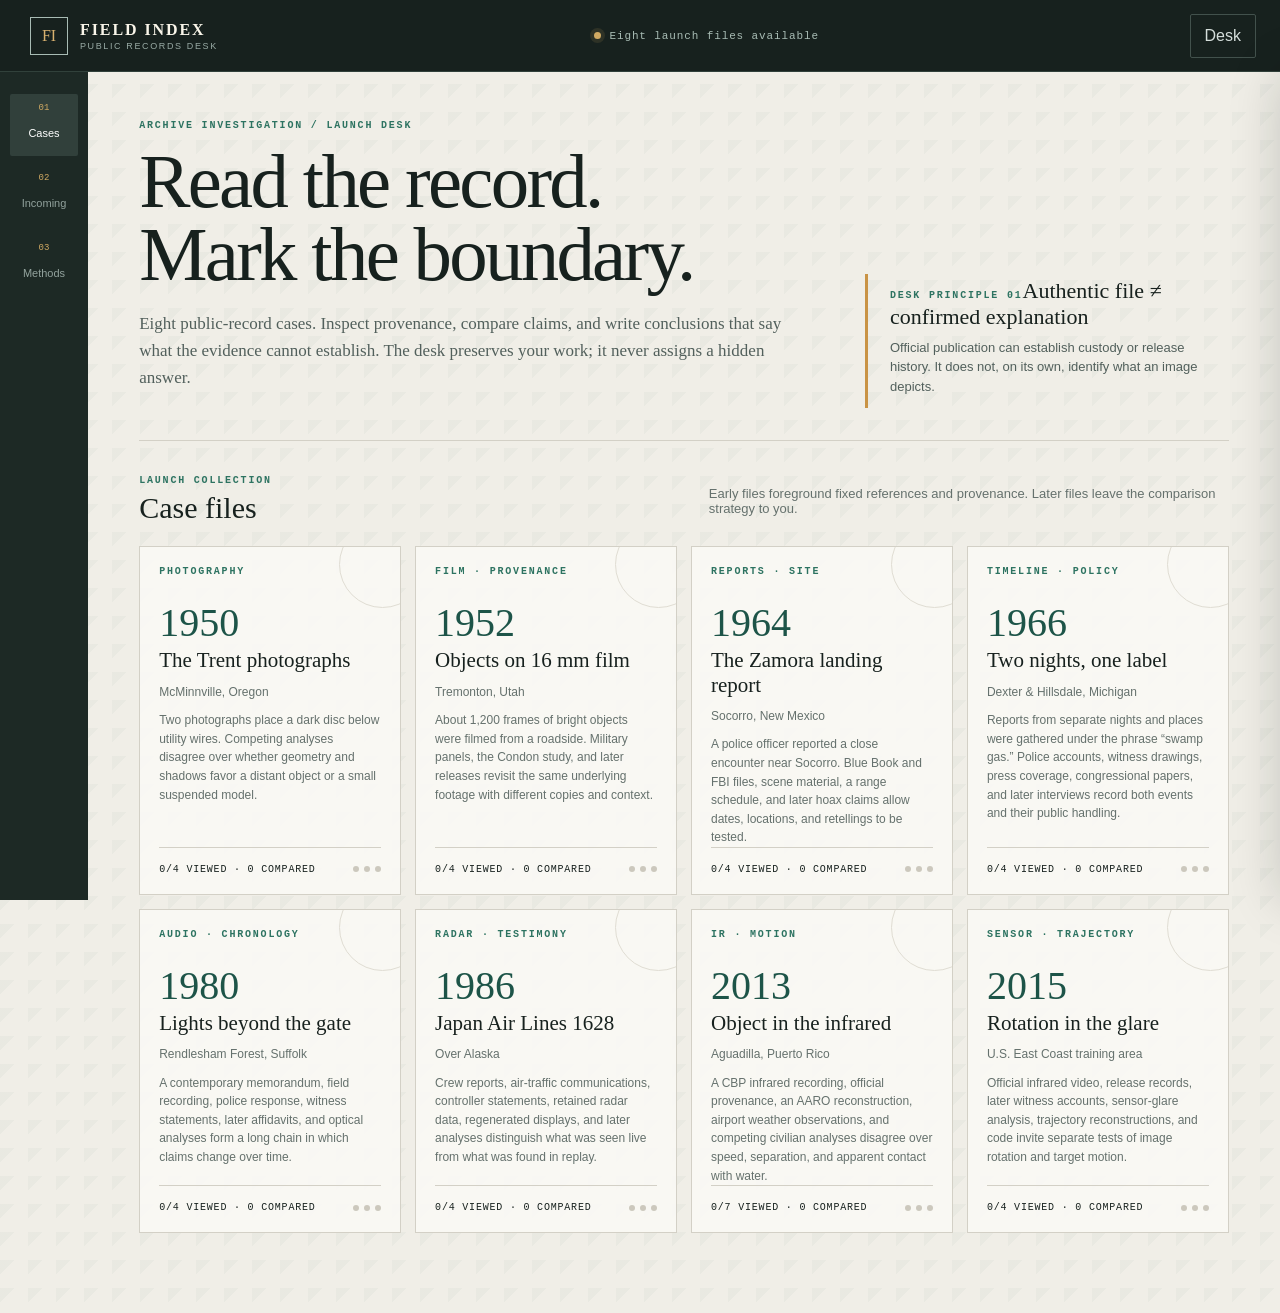
<file: index.html>
<!doctype html>
<html lang="en">
<head>
  <meta charset="utf-8">
  <meta name="viewport" content="width=device-width, initial-scale=1">
  <meta http-equiv="refresh" content="0; url=prototype/">
  <title>Field Index — UAP Archive Investigation</title>
  <script>location.replace('prototype/');</script>
</head>
<body>
  <p><a href="prototype/">Open the Field Index prototype</a></p>
</body>
</html>
</file>
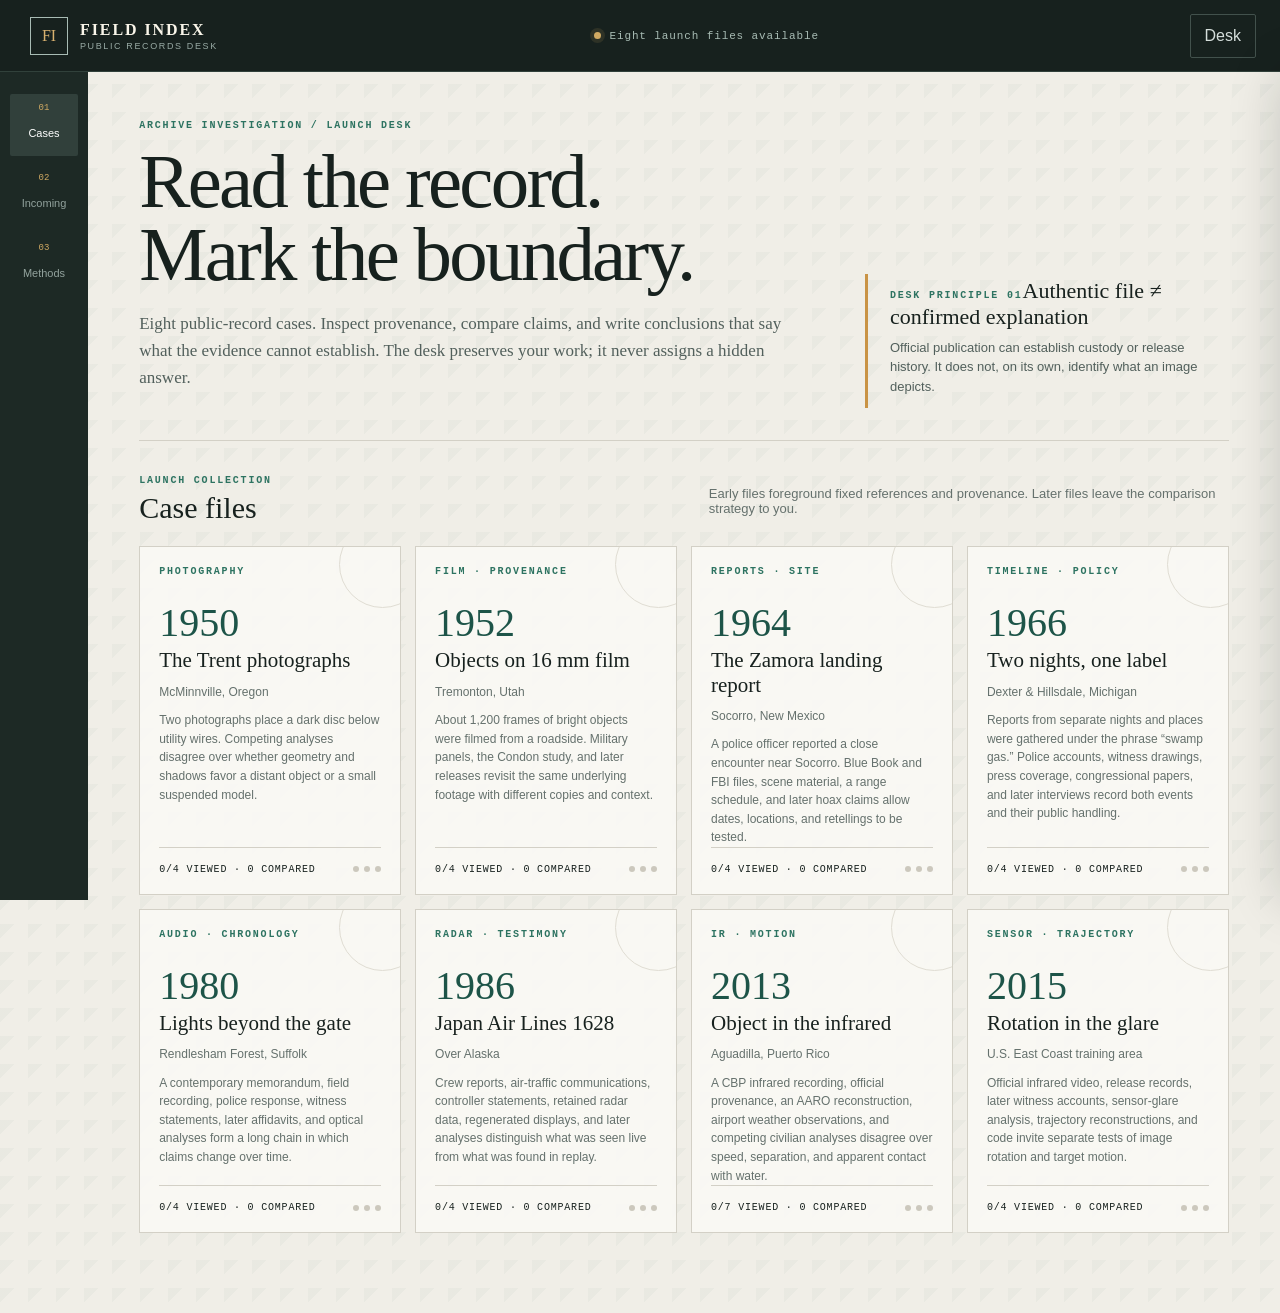
<file: prototype/index.html>
<!doctype html>
<html lang="en">
<head>
  <meta charset="utf-8">
  <meta name="viewport" content="width=device-width,initial-scale=1">
  <meta name="theme-color" content="#16221f">
  <title>Field Index — UAP Archive Investigation</title>
  <link rel="stylesheet" href="styles.css">
  <script defer src="data.js"></script>
  <script defer src="app.js"></script>
</head>
<body>
  <a class="skip" href="#main">Skip to investigation</a>
  <header class="topbar">
    <button class="brand" data-testid="home-button" aria-label="Return to case index"><span class="brand-mark">FI</span><span><b>FIELD INDEX</b><small>PUBLIC RECORDS DESK</small></span></button>
    <div class="statusline" aria-live="polite"><span class="pulse"></span><span id="statusText">Desk ready</span></div>
    <button class="icon-button" data-testid="desk-menu" aria-expanded="false" aria-controls="deskPanel">Desk</button>
  </header>
  <div class="shell">
    <nav class="rail" aria-label="Primary">
      <button data-view="index" class="rail-button active"><span>01</span>Cases</button>
      <button data-view="release" class="rail-button" data-testid="release-nav"><span>02</span>Incoming</button>
      <button data-view="methods" class="rail-button"><span>03</span>Methods</button>
    </nav>
    <main id="main" tabindex="-1"></main>
    <aside id="deskPanel" class="desk-panel" aria-label="Investigation desk">
      <div class="desk-head"><div><small>ACTIVE DESK</small><h2>Working set</h2></div><button class="close-button" data-testid="close-desk" aria-label="Close desk">×</button></div>
      <div id="deskContent"></div>
      <div class="desk-actions"><button data-testid="export-state">Export</button><label class="import-label">Import<input data-testid="import-state" type="file" accept="application/json"></label><button class="danger" data-testid="reset-state">Reset</button></div>
    </aside>
  </div>
  <div id="toast" class="toast" role="status" aria-live="polite"></div>
  <dialog id="recordDialog" aria-labelledby="recordTitle"><button class="dialog-close" data-testid="close-record" aria-label="Close record">×</button><div id="recordBody"></div></dialog>
  <dialog id="resetDialog" aria-labelledby="resetTitle"><div class="confirm"><small>DESK CONTROL</small><h2 id="resetTitle">Clear investigation history?</h2><p>This removes viewed records, comparisons, notes, conclusions, and release decisions from this browser.</p><div><button data-testid="cancel-reset">Keep history</button><button class="danger" data-testid="confirm-reset">Clear desk</button></div></div></dialog>
  <noscript>This prototype requires JavaScript enabled.</noscript>
</body>
</html>
</file>
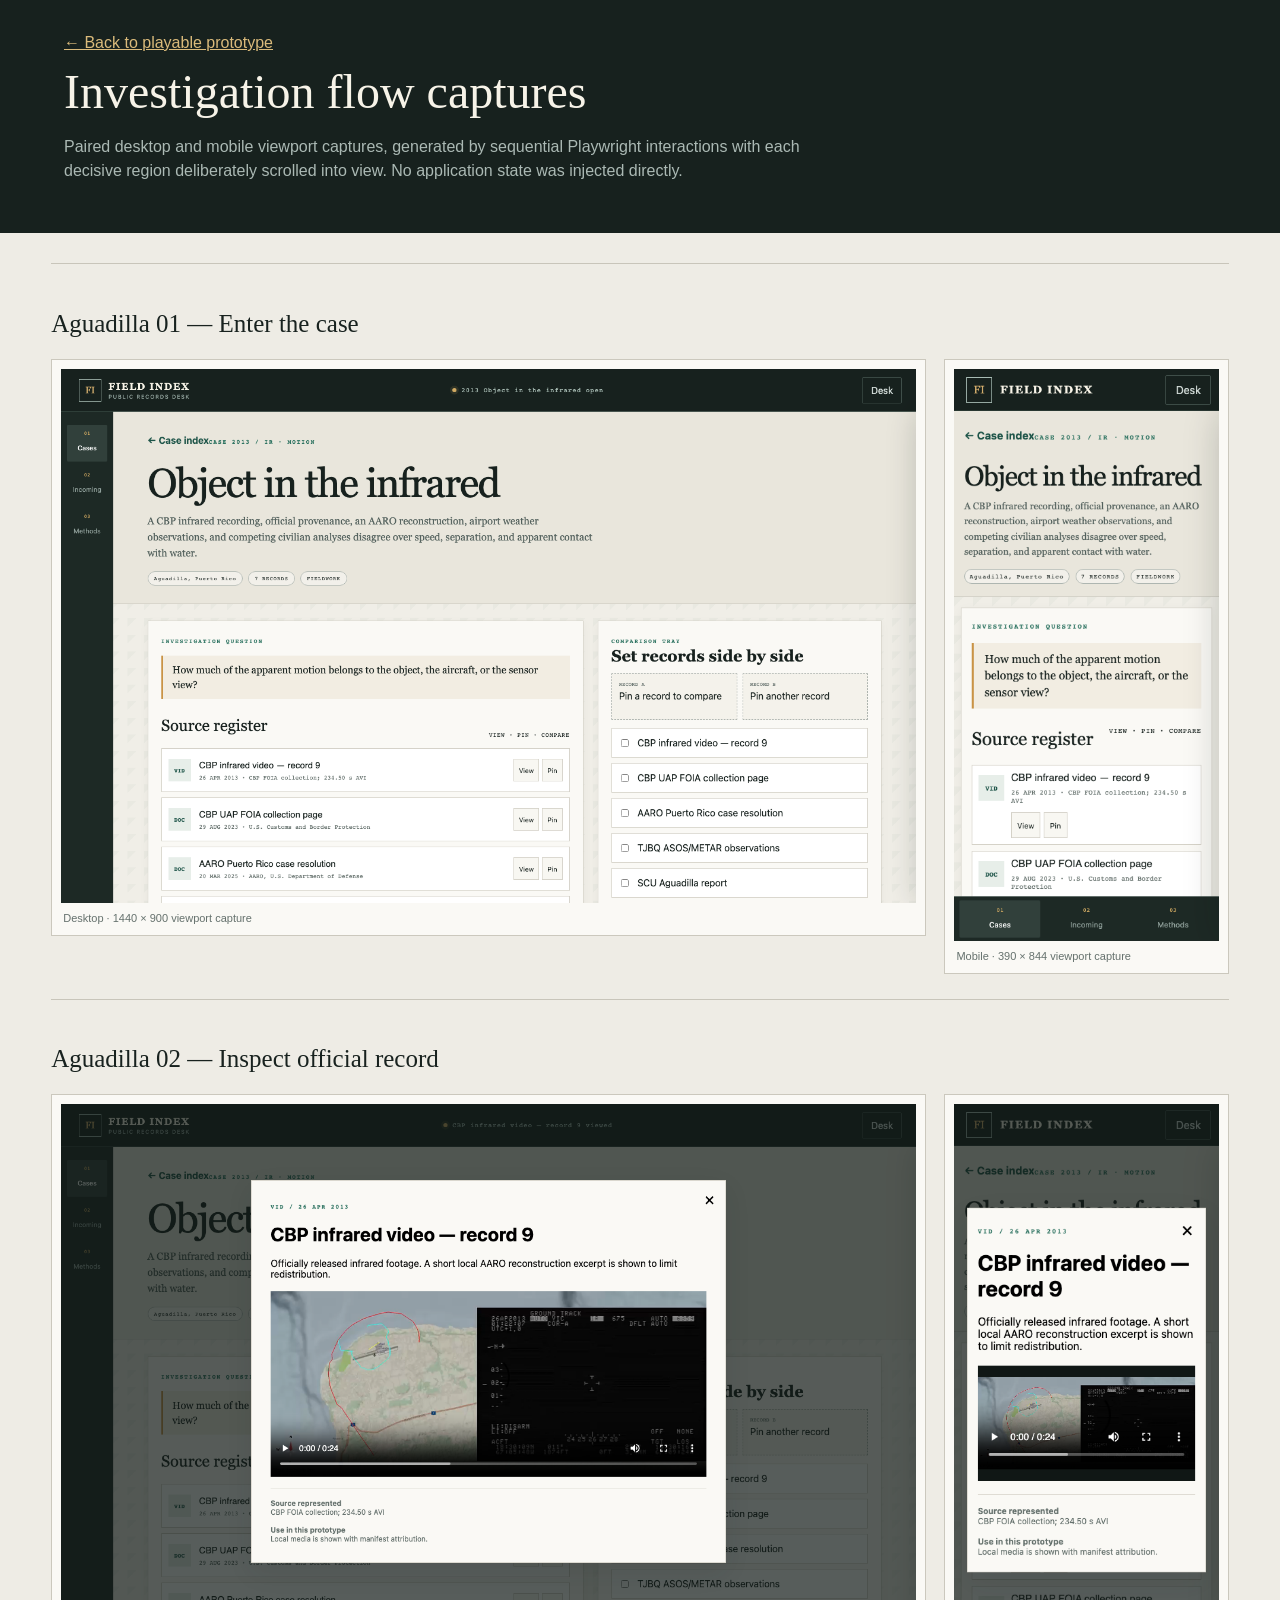
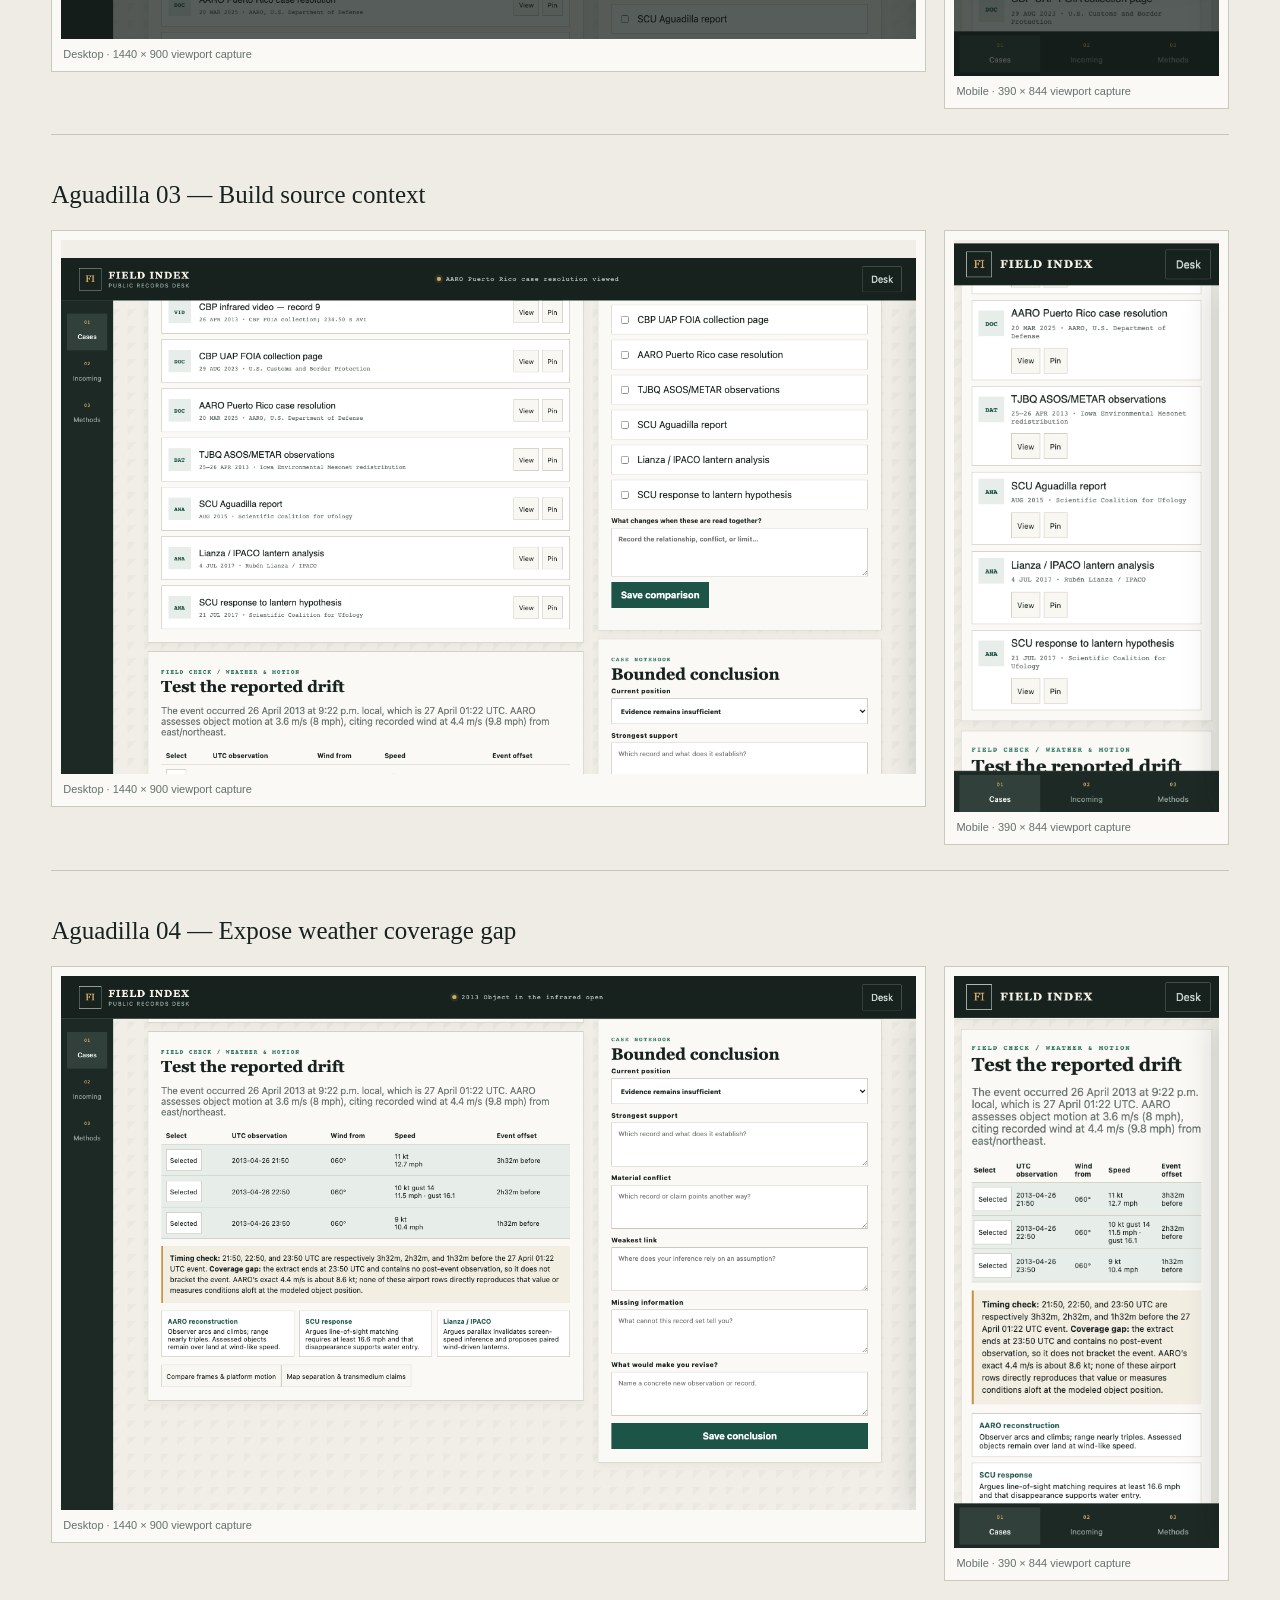
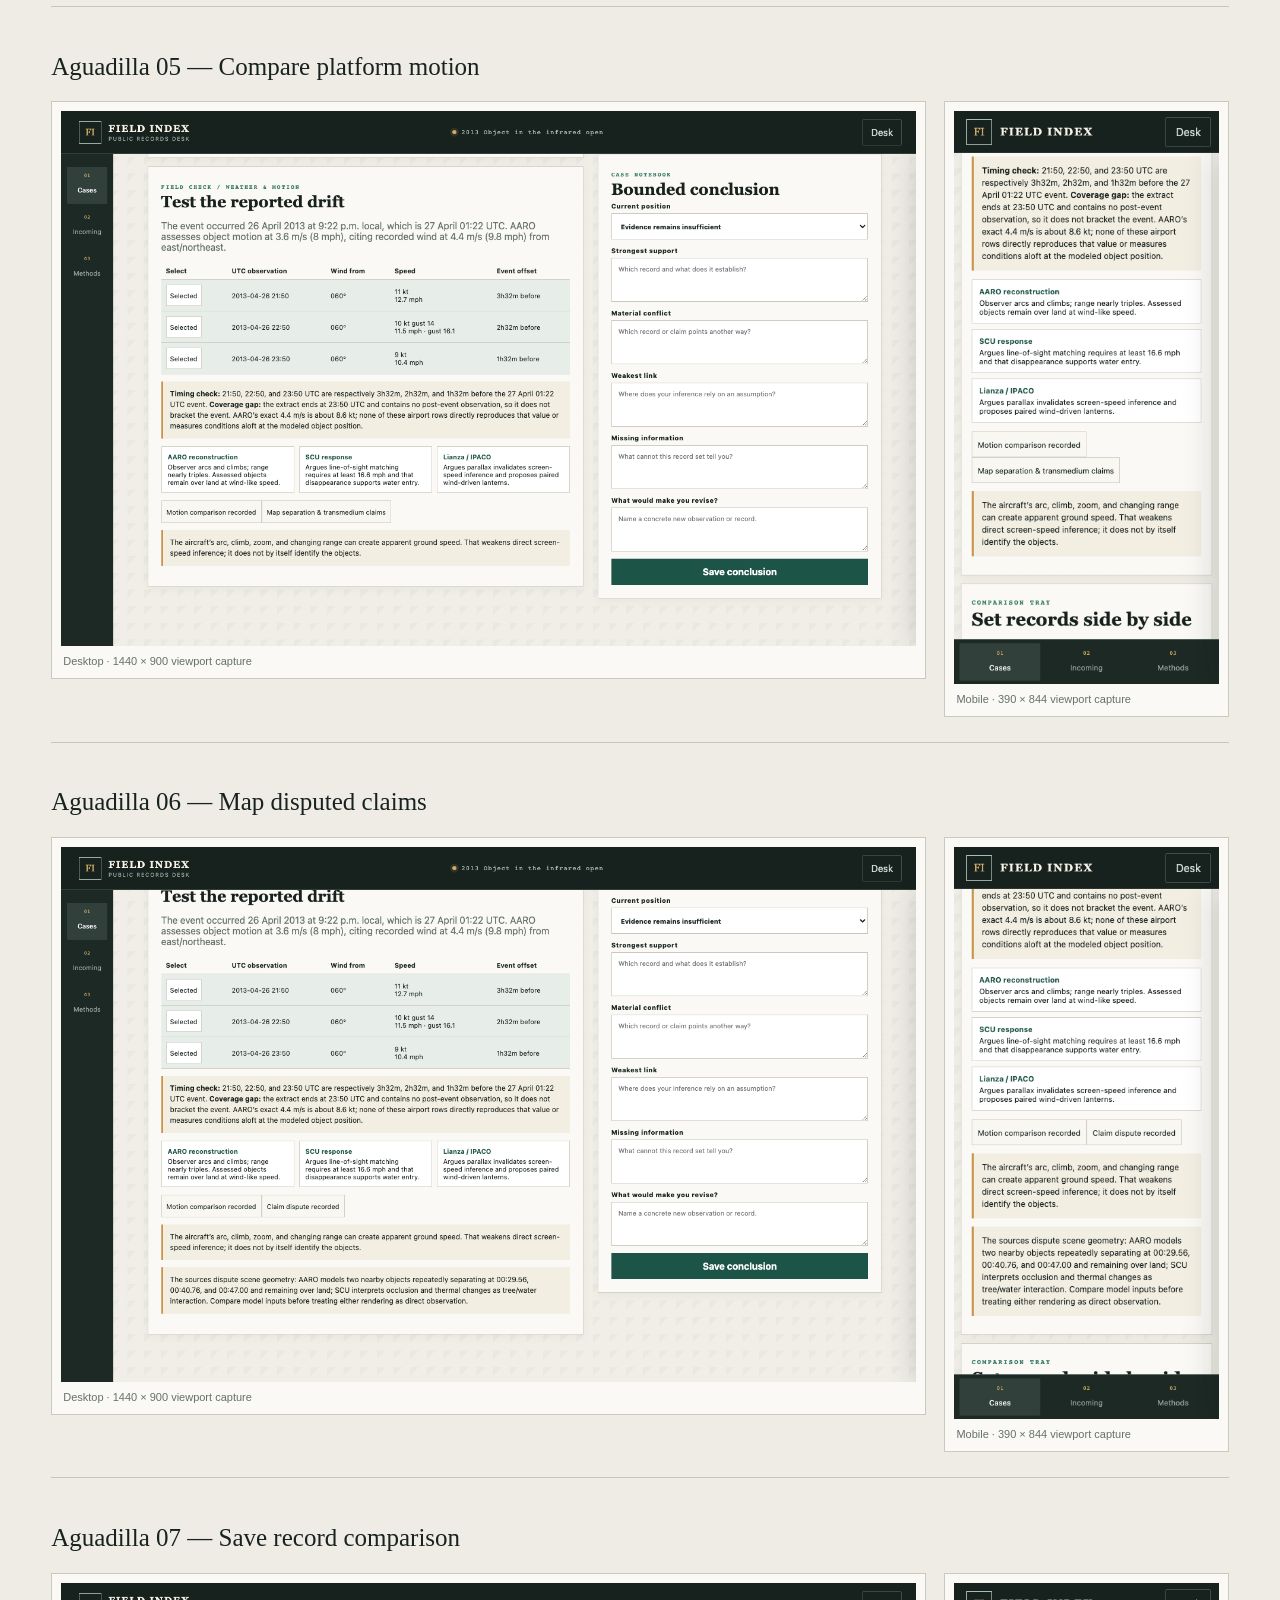
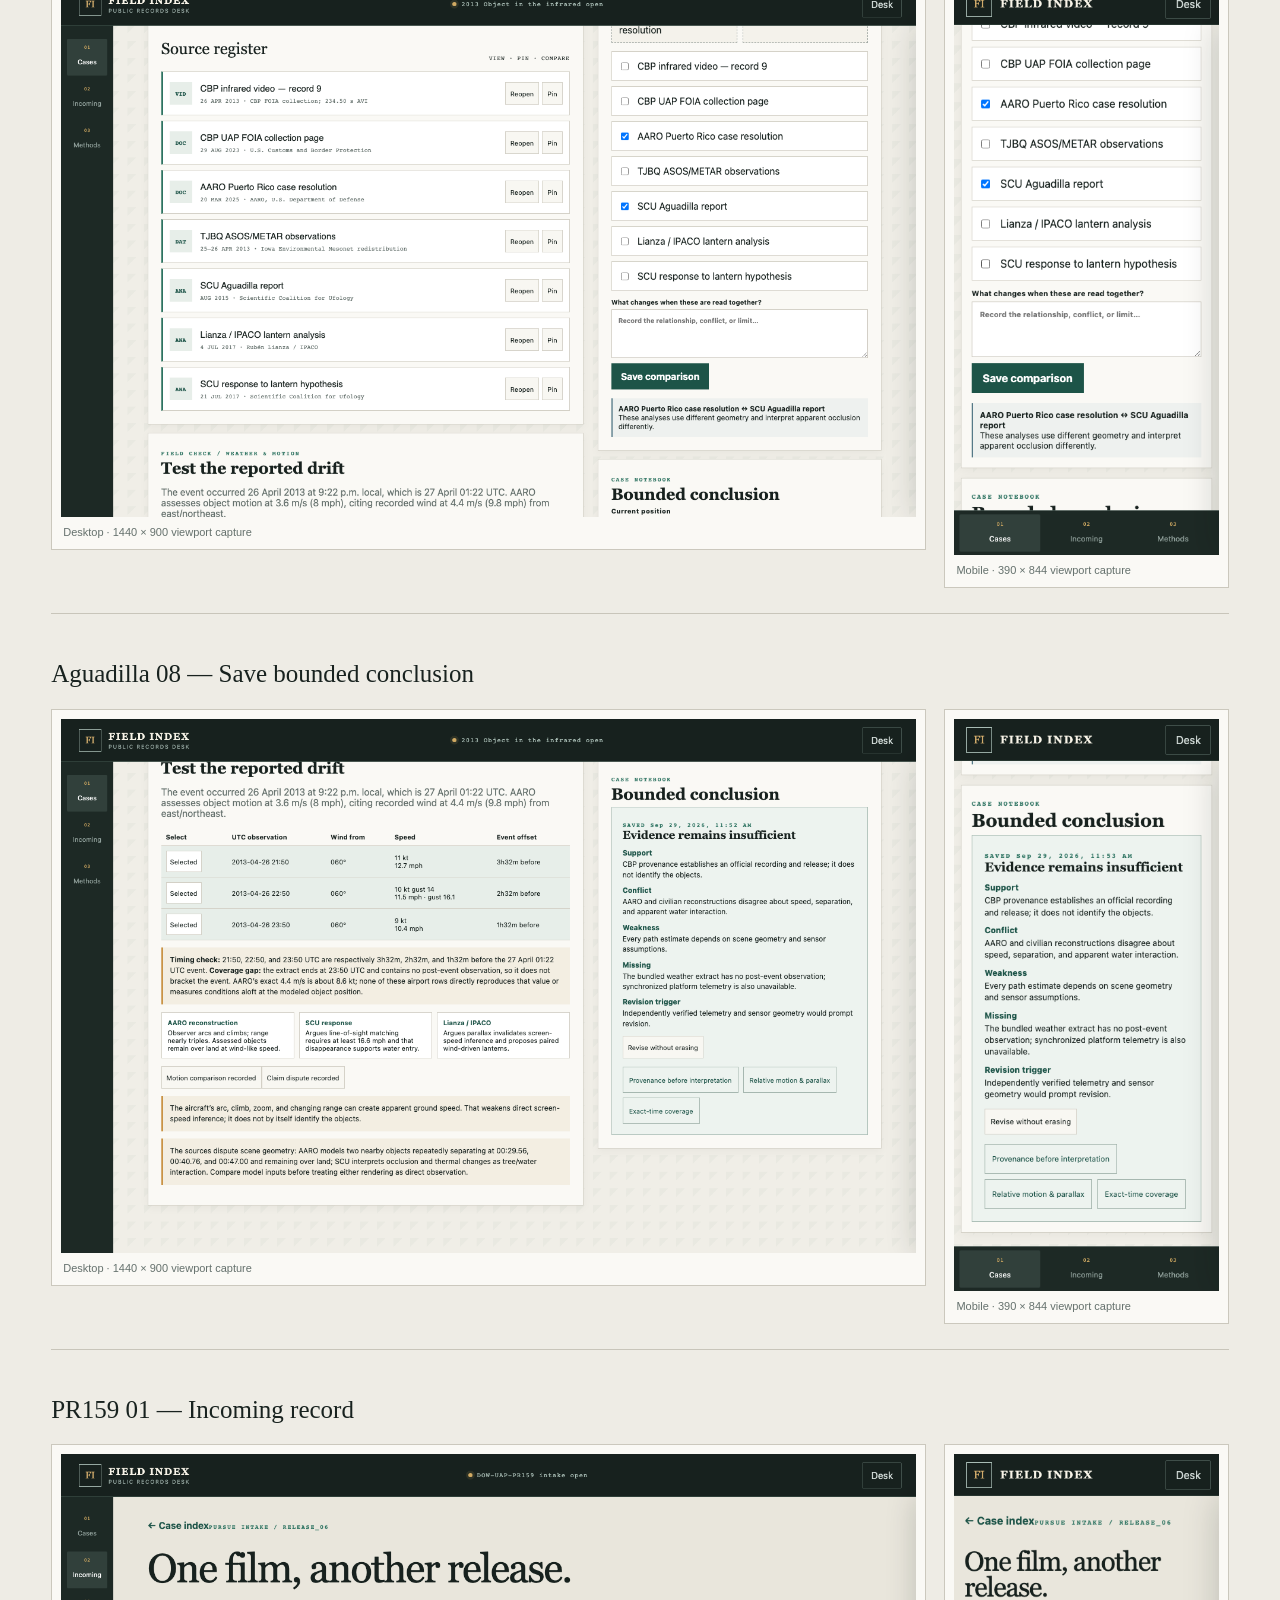
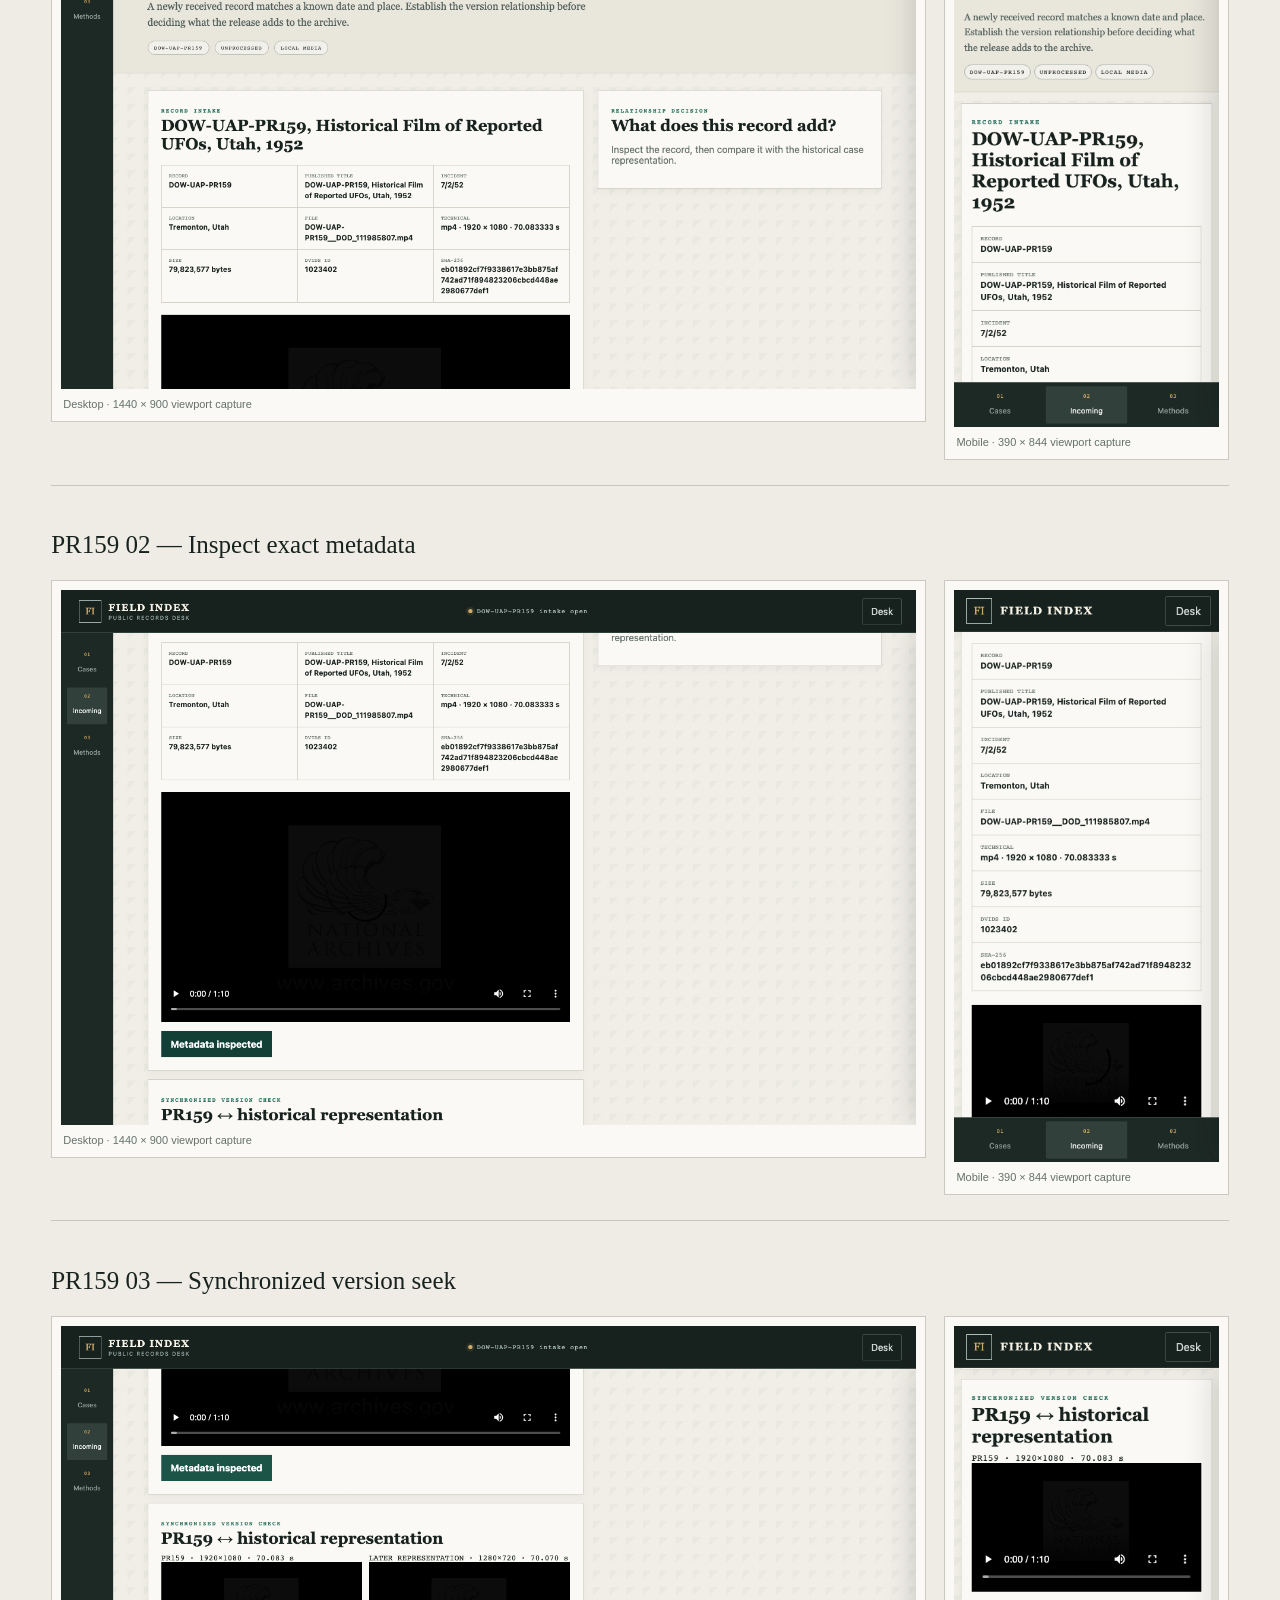
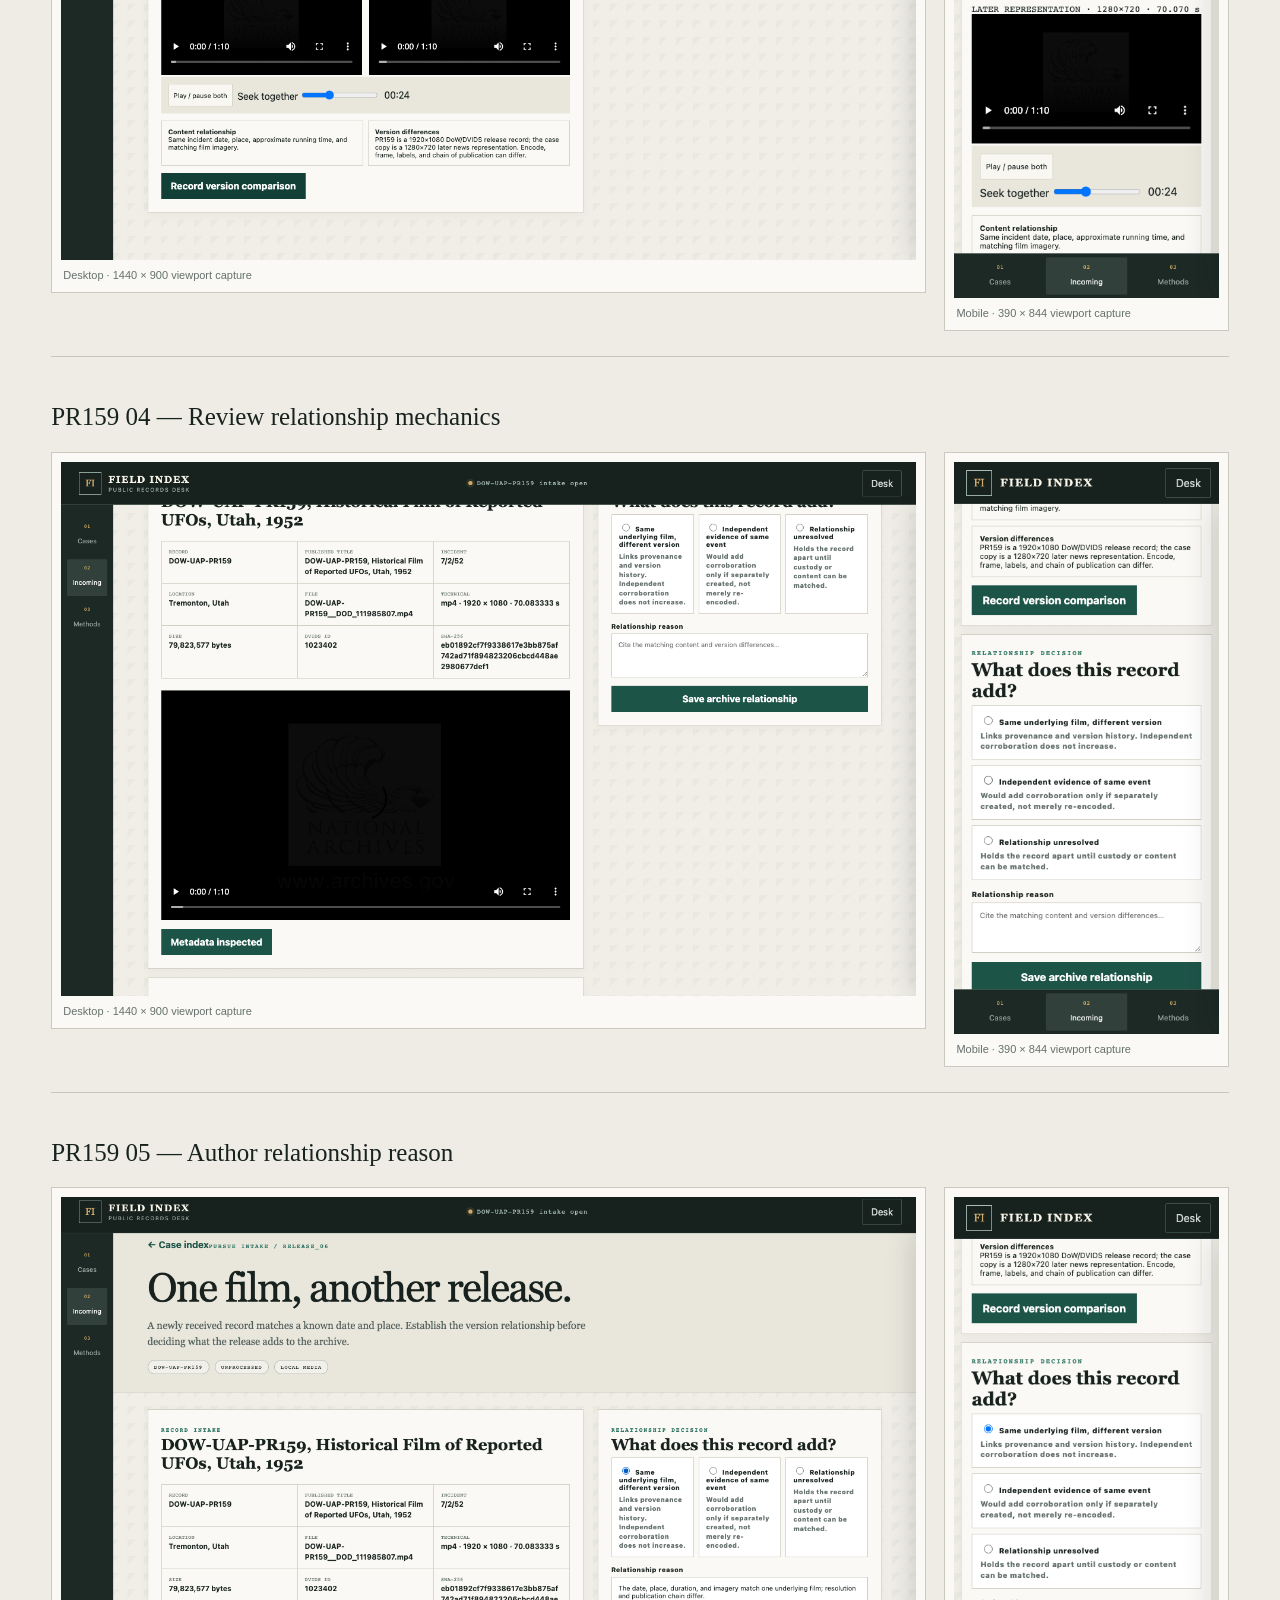
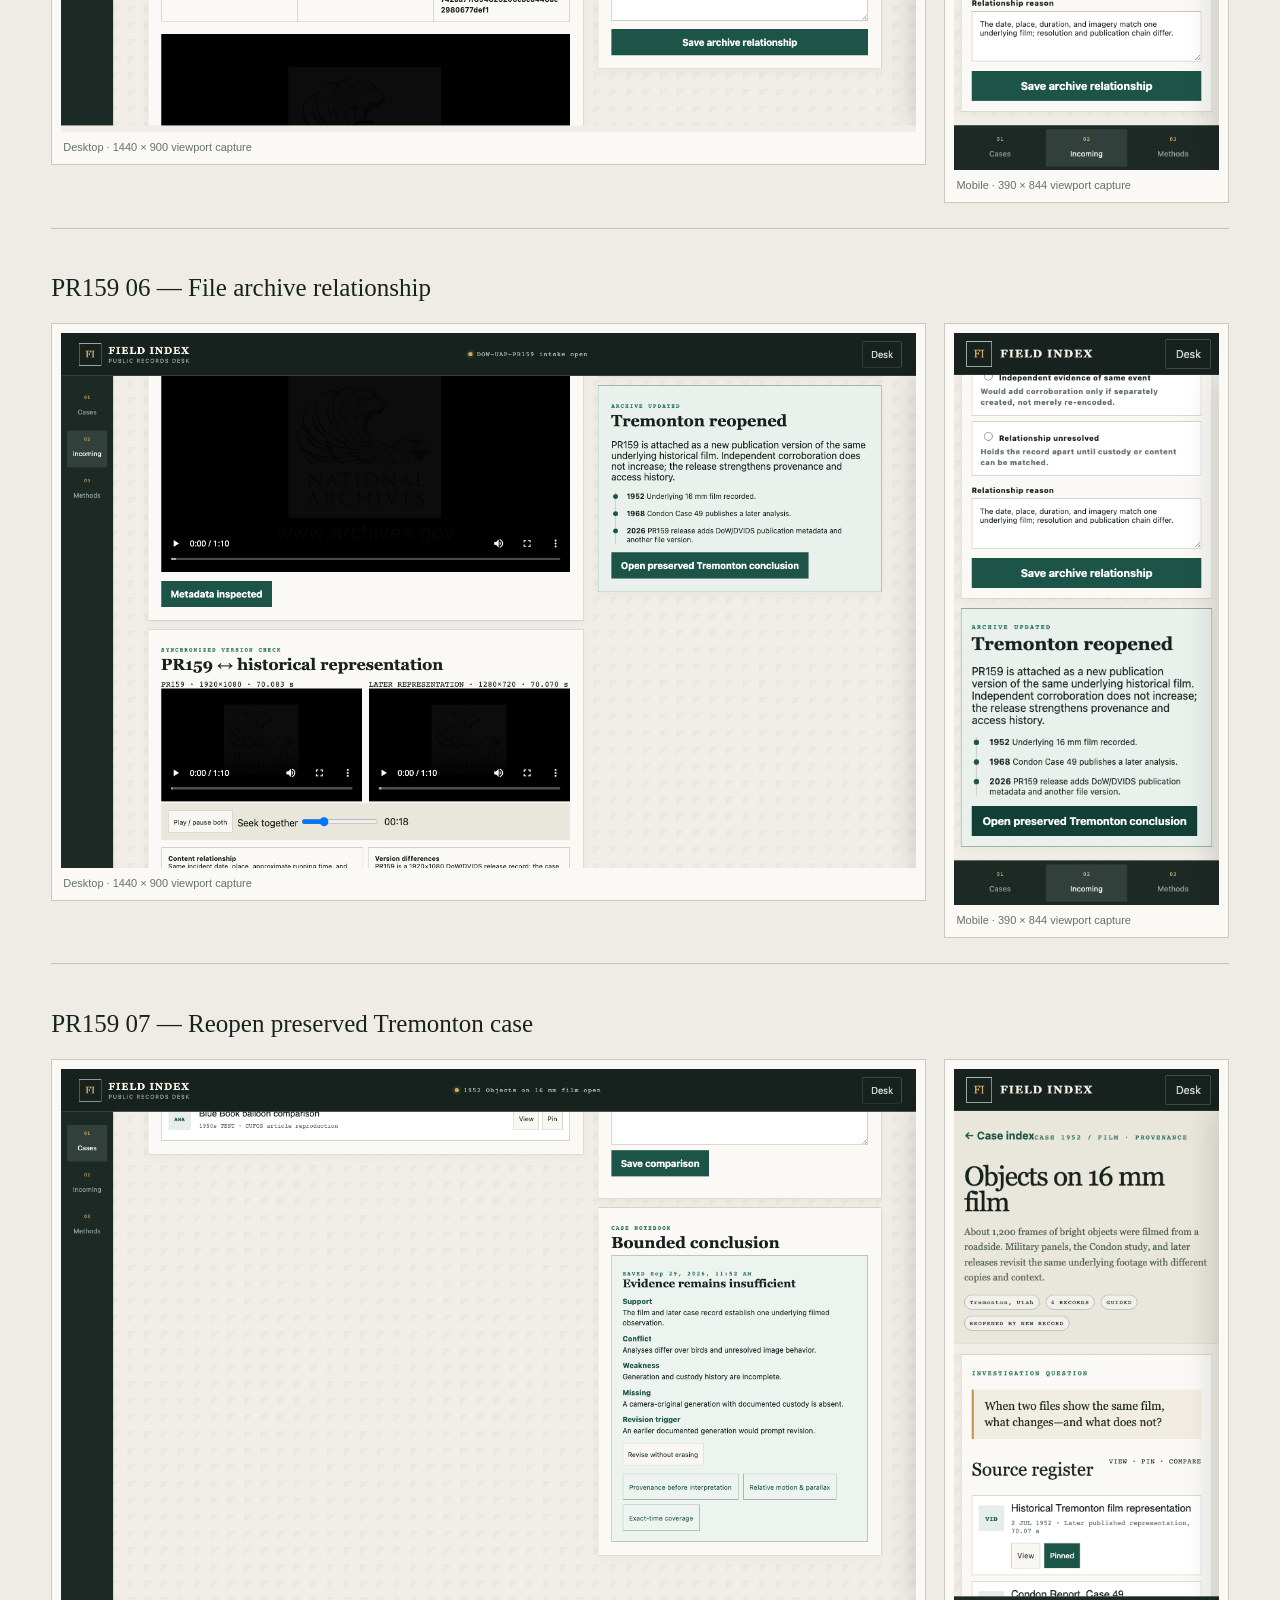
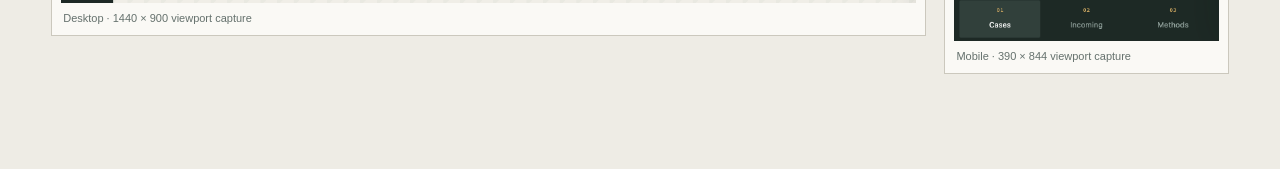
<file: prototype_screenshots/index.html>
<!doctype html><html lang="en"><head><meta charset="utf-8"><meta name="viewport" content="width=device-width,initial-scale=1"><title>Field Index — Prototype captures</title><style>
:root{font-family:Inter,ui-sans-serif,-apple-system,sans-serif;color:#18221f;background:#eeece5}*{box-sizing:border-box}body{margin:0}header{background:#17211e;color:#f7f3e8;padding:34px clamp(18px,5vw,72px)}header a{color:#dbbb7b}h1{font:48px Georgia,serif;margin:12px 0}header p{max-width:780px;color:#abb9b4;line-height:1.5}.wrap{max-width:1500px;margin:auto;padding:30px clamp(12px,4vw,60px) 70px}.stage{border-top:1px solid #c8c5ba;padding:25px 0}.stage h2{font:25px Georgia,serif}.pair{display:grid;grid-template-columns:minmax(0,2fr) minmax(230px,.65fr);gap:18px;align-items:start}figure{margin:0;background:#faf9f5;border:1px solid #cbc8bd;padding:9px}img{width:100%;height:auto;display:block;background:#ddd}figcaption{font-size:11px;color:#65716d;padding:9px 2px 2px}a{color:#23584c}@media(max-width:700px){h1{font-size:37px}.pair{grid-template-columns:1fr}.pair figure:nth-child(2){max-width:390px}.wrap{padding-bottom:40px}}
</style></head><body><header><a href="../prototype/">← Back to playable prototype</a><h1>Investigation flow captures</h1><p>Paired desktop and mobile viewport captures, generated by sequential Playwright interactions with each decisive region deliberately scrolled into view. No application state was injected directly.</p></header><main class="wrap" id="gallery"></main><script>
const stages=[
['Aguadilla 01 — Enter the case','01_aguadilla_case_open'],['Aguadilla 02 — Inspect official record','02_aguadilla_official_record'],['Aguadilla 03 — Build source context','03_aguadilla_sources_viewed'],['Aguadilla 04 — Expose weather coverage gap','04_aguadilla_weather_gap'],['Aguadilla 05 — Compare platform motion','05_aguadilla_platform_motion'],['Aguadilla 06 — Map disputed claims','06_aguadilla_disputed_claims'],['Aguadilla 07 — Save record comparison','07_aguadilla_comparison'],['Aguadilla 08 — Save bounded conclusion','08_aguadilla_conclusion'],
['PR159 01 — Incoming record','09_pr159_intake'],['PR159 02 — Inspect exact metadata','10_pr159_metadata'],['PR159 03 — Synchronized version seek','11_pr159_sync_compare'],['PR159 04 — Review relationship mechanics','12_pr159_relationship_options'],['PR159 05 — Author relationship reason','13_pr159_reason_authored'],['PR159 06 — File archive relationship','14_pr159_archive_result'],['PR159 07 — Reopen preserved Tremonton case','15_tremonton_reopened']];
document.querySelector('#gallery').innerHTML=stages.map(([title,file])=>`<section class="stage"><h2>${title}</h2><div class="pair"><figure><a href="desktop_${file}.png"><img loading="lazy" src="desktop_${file}.png" alt="Desktop: ${title}"></a><figcaption>Desktop · 1440 × 900 viewport capture</figcaption></figure><figure><a href="mobile_${file}.png"><img loading="lazy" src="mobile_${file}.png" alt="Mobile: ${title}"></a><figcaption>Mobile · 390 × 844 viewport capture</figcaption></figure></div></section>`).join('');
</script></body></html>
</file>
<file: prototype/styles.css>
:root{--ink:#17211e;--muted:#65716d;--paper:#f0eee7;--sheet:#faf9f5;--line:#d3d0c6;--green:#1d5448;--green2:#2d7361;--red:#a24f3d;--amber:#c99345;--blue:#557987;--shadow:0 15px 45px rgba(24,32,29,.12);font-family:Inter,ui-sans-serif,-apple-system,BlinkMacSystemFont,"Segoe UI",sans-serif;color:var(--ink);background:var(--paper);font-synthesis:none}*{box-sizing:border-box}html{scroll-behavior:smooth}body{margin:0;min-height:100vh;background:linear-gradient(135deg,rgba(29,84,72,.035) 25%,transparent 25%) 0 0/28px 28px,var(--paper)}button,input,textarea,select{font:inherit;color:inherit}button,.import-label{min-height:44px}button{cursor:pointer}.skip{position:fixed;z-index:100;left:12px;top:12px;background:#fff;padding:12px;transform:translateY(calc(-100% - 24px));transition:none}.skip:focus,.skip:focus-visible{transform:none}.topbar{height:72px;background:var(--ink);color:#f9f5e9;display:flex;align-items:center;justify-content:space-between;padding:0 24px;position:sticky;top:0;z-index:20;border-bottom:1px solid #31413b}.brand{display:flex;align-items:center;gap:12px;border:0;background:none;color:inherit;text-align:left}.brand-mark{display:grid;place-items:center;width:38px;height:38px;border:1px solid #a8bcb4;color:#d8b16f;font-family:Georgia,serif}.brand small{display:block;font-size:9px;letter-spacing:.18em;color:#99aba5;margin-top:2px}.brand b{font-family:Georgia,serif;letter-spacing:.12em}.statusline{font:11px ui-monospace,SFMono-Regular,monospace;letter-spacing:.08em;color:#a8bcb4;display:flex;gap:8px;align-items:center}.pulse{width:7px;height:7px;border-radius:50%;background:#d1aa63;box-shadow:0 0 0 4px rgba(209,170,99,.12)}.icon-button,.rail-button{border:1px solid #42514c;background:transparent;color:#d5dedb;border-radius:2px;padding:8px 14px}.shell{display:grid;grid-template-columns:88px minmax(0,1fr);min-height:calc(100vh - 72px)}.rail{background:#1d2925;padding:22px 10px;display:flex;flex-direction:column;gap:8px;position:sticky;top:72px;height:calc(100vh - 72px);z-index:10}.rail-button{border:0;min-height:62px;font-size:11px;padding:9px 4px;display:grid;gap:5px;color:#92a29d}.rail-button span{font:9px ui-monospace,monospace;color:#d1aa63}.rail-button.active,.rail-button:hover{background:#31403b;color:#fff}.page{padding:42px clamp(24px,4vw,66px) 80px;max-width:1540px;margin:auto}.eyebrow{font:10px ui-monospace,monospace;letter-spacing:.18em;color:var(--green2);font-weight:800}.hero{display:grid;grid-template-columns:minmax(0,1.3fr) minmax(280px,.7fr);gap:50px;border-bottom:1px solid var(--line);padding-bottom:32px;margin-bottom:28px}.hero h1,.case-title h1,.release-title h1{font:clamp(42px,6vw,78px)/.95 Georgia,serif;font-weight:400;margin:14px 0 18px;letter-spacing:-.035em}.hero p,.case-title p,.release-title p{font:17px/1.6 Georgia,serif;color:#52605c;max-width:760px}.hero-note{align-self:end;border-left:3px solid var(--amber);padding:4px 0 4px 22px}.hero-note strong{font:22px Georgia,serif}.hero-note p{font:13px/1.5 ui-sans-serif,sans-serif;margin:8px 0}.section-head{display:flex;align-items:end;justify-content:space-between;margin:26px 0 17px}.section-head h2{font:30px Georgia,serif;margin:4px 0}.section-head p{max-width:520px;color:var(--muted);font-size:13px}.case-grid{display:grid;grid-template-columns:repeat(4,minmax(0,1fr));gap:14px}.case-card{position:relative;min-height:300px;border:1px solid var(--line);background:rgba(250,249,245,.92);padding:19px;display:flex;flex-direction:column;transition:.2s;overflow:hidden}.case-card:before{content:"";position:absolute;right:-26px;top:-26px;width:85px;height:85px;border:1px solid #e0ddd3;border-radius:50%}.case-card:hover{transform:translateY(-3px);box-shadow:var(--shadow);border-color:#a9b6b1}.case-card .year{font:40px Georgia,serif;color:var(--green);margin:22px 0 2px}.case-card h3{font:21px/1.15 Georgia,serif;margin:0 0 10px}.case-card p{font-size:12px;line-height:1.55;color:var(--muted);margin:0}.card-bottom{margin-top:auto;padding-top:16px;border-top:1px solid var(--line);display:flex;justify-content:space-between;align-items:center}.record-count{font:10px ui-monospace,monospace;letter-spacing:.08em}.state-dots{display:flex;gap:5px}.state-dots i{display:block;width:6px;height:6px;border-radius:50%;background:#ccc8bd}.state-dots i.on{background:var(--green2)}.open-case{position:absolute;inset:0;border:0;background:transparent;font-size:0}.reopened-ribbon{position:absolute;top:10px;right:-31px;transform:rotate(38deg);background:var(--red);color:white;font:8px ui-monospace,monospace;letter-spacing:.1em;padding:5px 33px}.desk-panel{position:fixed;right:0;top:72px;width:min(430px,100vw);height:calc(100vh - 72px);background:#f8f6ef;z-index:30;border-left:1px solid var(--line);box-shadow:-20px 0 50px rgba(12,20,17,.2);padding:24px;transform:translateX(105%);transition:.25s;overflow:auto}.desk-panel.open{transform:none}.desk-head{display:flex;justify-content:space-between;border-bottom:1px solid var(--line);padding-bottom:17px}.desk-head h2{font:26px Georgia,serif;margin:4px 0}.close-button,.dialog-close{border:0;background:transparent;font-size:28px}.desk-case{padding:15px 0;border-bottom:1px solid var(--line)}.desk-case b{display:block}.desk-case small{color:var(--muted)}.desk-actions{display:flex;gap:8px;flex-wrap:wrap;padding-top:20px}.desk-actions button,.import-label{border:1px solid var(--line);padding:10px 14px;background:#fff;display:grid;place-items:center}.import-label input{display:none}.danger{color:#8e382b!important;border-color:#cfa89f!important}.case-header,.release-header{background:#e9e6dc;border-bottom:1px solid var(--line);padding:36px clamp(24px,4vw,66px) 30px}.back-link{border:0;background:none;color:var(--green);padding:0 0 20px;font-weight:700}.case-title,.release-title{max-width:1400px;margin:auto}.case-title h1,.release-title h1{font-size:clamp(38px,5vw,68px);margin:9px 0 12px}.meta-row{display:flex;gap:9px;flex-wrap:wrap}.chip{border:1px solid #aeb6b1;border-radius:99px;padding:6px 10px;font:9px ui-monospace,monospace;letter-spacing:.1em;background:rgba(255,255,255,.4)}.case-layout{max-width:1400px;margin:auto;padding:28px clamp(20px,4vw,66px) 80px;display:grid;grid-template-columns:minmax(0,1.15fr) minmax(330px,.75fr);gap:24px}.panel{background:var(--sheet);border:1px solid var(--line);box-shadow:0 4px 15px rgba(30,37,34,.04);padding:22px}.panel h2,.panel h3{font-family:Georgia,serif}.panel h2{font-size:27px;margin:3px 0 6px}.panel h3{font-size:19px;margin:4px 0}.question{border-left:3px solid var(--amber);padding:12px 16px;background:#f2ede2;font:17px/1.45 Georgia,serif;margin:18px 0}.records{display:grid;gap:9px}.record{display:grid;grid-template-columns:40px minmax(0,1fr) auto;gap:12px;align-items:center;border:1px solid var(--line);background:#fff;padding:11px;min-height:74px}.record-icon{width:38px;height:38px;display:grid;place-items:center;background:#e7eee9;color:var(--green);font:10px ui-monospace,monospace;font-weight:800}.record h3{font:15px/1.25 ui-sans-serif,sans-serif;margin:0 0 5px}.record p{font:10px ui-monospace,monospace;color:var(--muted);margin:0}.record-actions{display:flex;gap:5px}.record-actions button,.small-button{border:1px solid var(--line);background:#f8f7f2;padding:8px;font-size:11px;min-height:38px}.record-actions button[aria-pressed=true]{background:var(--green);color:#fff}.viewed{border-left:3px solid var(--green2)}.compare-slots{display:grid;grid-template-columns:1fr 1fr;gap:9px;margin:14px 0}.slot{min-height:78px;border:1px dashed #9fa7a2;padding:12px;background:#f4f2eb}.slot small{display:block;font:9px ui-monospace,monospace;color:var(--muted);margin-bottom:6px}.compare-note,.notebook textarea,.notebook input,.notebook select,.release-form textarea{width:100%;border:1px solid #c9c5bb;background:#fff;padding:11px;min-height:44px}.compare-note{min-height:82px;resize:vertical}.primary{border:0;background:var(--green);color:white;padding:11px 16px;font-weight:700}.primary:hover{background:#123f36}.comparison-history{margin-top:15px}.comparison-entry{font-size:12px;padding:10px;border-left:2px solid var(--blue);background:#eef1ef;margin-top:7px}.notebook{display:grid;gap:12px}.notebook label,.release-form label{display:grid;gap:6px;font-size:11px;font-weight:800;letter-spacing:.04em}.notebook textarea,.release-form textarea{min-height:74px;resize:vertical;font-weight:400;letter-spacing:0}.saved-conclusion{border:1px solid #aabdb5;background:#edf3ef;padding:18px}.saved-conclusion h3{margin-top:0}.saved-conclusion dl{font-size:12px}.saved-conclusion dt{font-weight:800;margin-top:10px;color:var(--green)}.saved-conclusion dd{margin:3px 0;line-height:1.45}.history-list{margin-top:12px;border-top:1px solid var(--line);padding-top:12px}.history-item{font-size:11px;padding:8px 0;border-bottom:1px dotted var(--line)}dialog{width:min(800px,calc(100vw - 30px));max-height:90vh;border:1px solid var(--line);background:#faf9f5;padding:0;box-shadow:var(--shadow);overflow:auto}dialog::backdrop{background:rgba(15,24,21,.7)}.dialog-close{position:sticky;float:right;top:9px;right:12px;z-index:2}.record-detail{padding:32px}.record-detail .media{margin:20px 0;background:#101715;min-height:230px;display:grid;place-items:center}.record-detail img,.record-detail video{width:100%;max-height:440px;object-fit:contain}.record-detail .sourcebox{border-top:1px solid var(--line);padding-top:16px;color:var(--muted);font-size:12px}.toast{position:fixed;z-index:80;bottom:24px;left:50%;transform:translate(-50%,30px);background:#17211e;color:white;padding:12px 18px;opacity:0;pointer-events:none;transition:.2s;font-size:12px}.toast.show{opacity:1;transform:translate(-50%,0)}.confirm{padding:32px}.confirm div{display:flex;justify-content:flex-end;gap:8px}.confirm button{padding:10px;border:1px solid var(--line);background:#fff}.method-grid{display:grid;grid-template-columns:repeat(2,1fr);gap:14px}.method-card{border:1px solid var(--line);background:#faf9f5;padding:24px}.method-card .number{font:36px Georgia,serif;color:#9b7041}.method-links{display:flex;gap:8px;flex-wrap:wrap;margin-top:14px}.method-links button{border:1px solid #a2b3ac;color:var(--green);background:#edf3ef;padding:8px 10px;font-size:11px}.weather-table{width:100%;border-collapse:collapse;font-size:11px;margin:12px 0}.weather-table th,.weather-table td{padding:8px;border-bottom:1px solid var(--line);text-align:left}.weather-table button{min-height:36px;border:1px solid var(--line);background:white}.weather-table tr.selected{background:#e7eee9}.finding{padding:12px;background:#f3eee2;border-left:3px solid var(--amber);font-size:12px;line-height:1.5}.claim-grid{display:grid;grid-template-columns:repeat(3,1fr);gap:8px;margin:13px 0}.claim{border:1px solid var(--line);padding:10px;font-size:11px;background:#fff}.claim b{display:block;color:var(--green);margin-bottom:4px}.release-meta{display:grid;grid-template-columns:repeat(3,1fr);gap:1px;background:var(--line);border:1px solid var(--line);margin:20px 0}.release-meta div{background:#faf9f5;padding:12px;min-width:0}.release-meta small{font:9px ui-monospace,monospace;color:var(--muted);display:block}.release-meta b{font-size:12px;overflow-wrap:anywhere}.dual-player{display:grid;grid-template-columns:1fr 1fr;gap:12px}.dual-player video{width:100%;background:#111;aspect-ratio:16/9}.sync-controls{display:flex;gap:8px;align-items:center;flex-wrap:wrap;padding:12px;background:#e9e6dc}.sync-controls input{flex:1}.version-grid{display:grid;grid-template-columns:1fr 1fr;gap:8px;margin:12px 0}.version-grid div{border:1px solid var(--line);padding:11px;font-size:11px}.release-form{display:grid;gap:14px}.relation-options{display:grid;grid-template-columns:repeat(3,1fr);gap:8px}.relation-options label{border:1px solid var(--line);padding:12px;background:#fff;display:block;font-size:11px}.relation-options input{margin-right:6px}.consequence{font-size:11px;color:var(--muted);display:block;margin-top:6px;line-height:1.4}.release-result{border:1px solid #91aa9f;background:#eaf1ed;padding:22px}.timeline{border-left:2px solid var(--line);margin:16px 0 0 6px;padding-left:18px}.timeline div{position:relative;margin:0 0 14px;font-size:12px}.timeline div:before{content:"";position:absolute;width:8px;height:8px;border-radius:50%;background:var(--green);left:-23px;top:4px}.mono{font-family:ui-monospace,SFMono-Regular,monospace}.muted{color:var(--muted)}
@media(max-width:1100px){.case-grid{grid-template-columns:repeat(2,minmax(0,1fr))}.case-layout{grid-template-columns:1fr}.hero{grid-template-columns:1fr}.hero-note{max-width:560px}.claim-grid{grid-template-columns:1fr}.release-meta{grid-template-columns:repeat(2,1fr)}}
@media(max-width:650px){.topbar{height:62px;padding:0 12px}.brand small{display:none}.statusline{display:none}.shell{display:block}.rail{position:fixed;left:0;right:0;bottom:0;top:auto;width:auto;height:66px;flex-direction:row;padding:5px 8px;z-index:25;border-top:1px solid #42514c}.rail-button{flex:1;min-height:54px}.page{padding:28px 15px 88px}.hero{gap:14px;padding-bottom:20px}.hero h1{font-size:46px}.hero p{font-size:15px}.case-grid{grid-template-columns:1fr}.case-card{min-height:245px}.case-card .year{margin-top:10px}.case-header,.release-header{padding:24px 15px 18px}.case-title h1,.release-title h1{font-size:40px}.case-title p,.release-title p{font-size:14px}.case-layout{padding:16px 10px 86px;gap:12px}.panel{padding:15px}.record{grid-template-columns:36px minmax(0,1fr);padding:9px}.record-actions{grid-column:2;justify-content:flex-start}.compare-slots{grid-template-columns:1fr}.method-grid{grid-template-columns:1fr}.desk-panel{top:62px;height:calc(100vh - 62px);padding:18px}.dual-player,.version-grid{grid-template-columns:1fr}.relation-options{grid-template-columns:1fr}.release-meta{grid-template-columns:1fr}.record-detail{padding:22px 15px}.record-detail .media{min-height:170px}.release-title .meta-row{gap:5px}.chip{padding:5px 7px}.weather-table{font-size:10px}.weather-table th,.weather-table td{padding:6px 3px}.section-head{align-items:start;gap:10px}.section-head p{display:none}}
@media(prefers-reduced-motion:reduce){*{scroll-behavior:auto!important;transition:none!important}}
</file>
